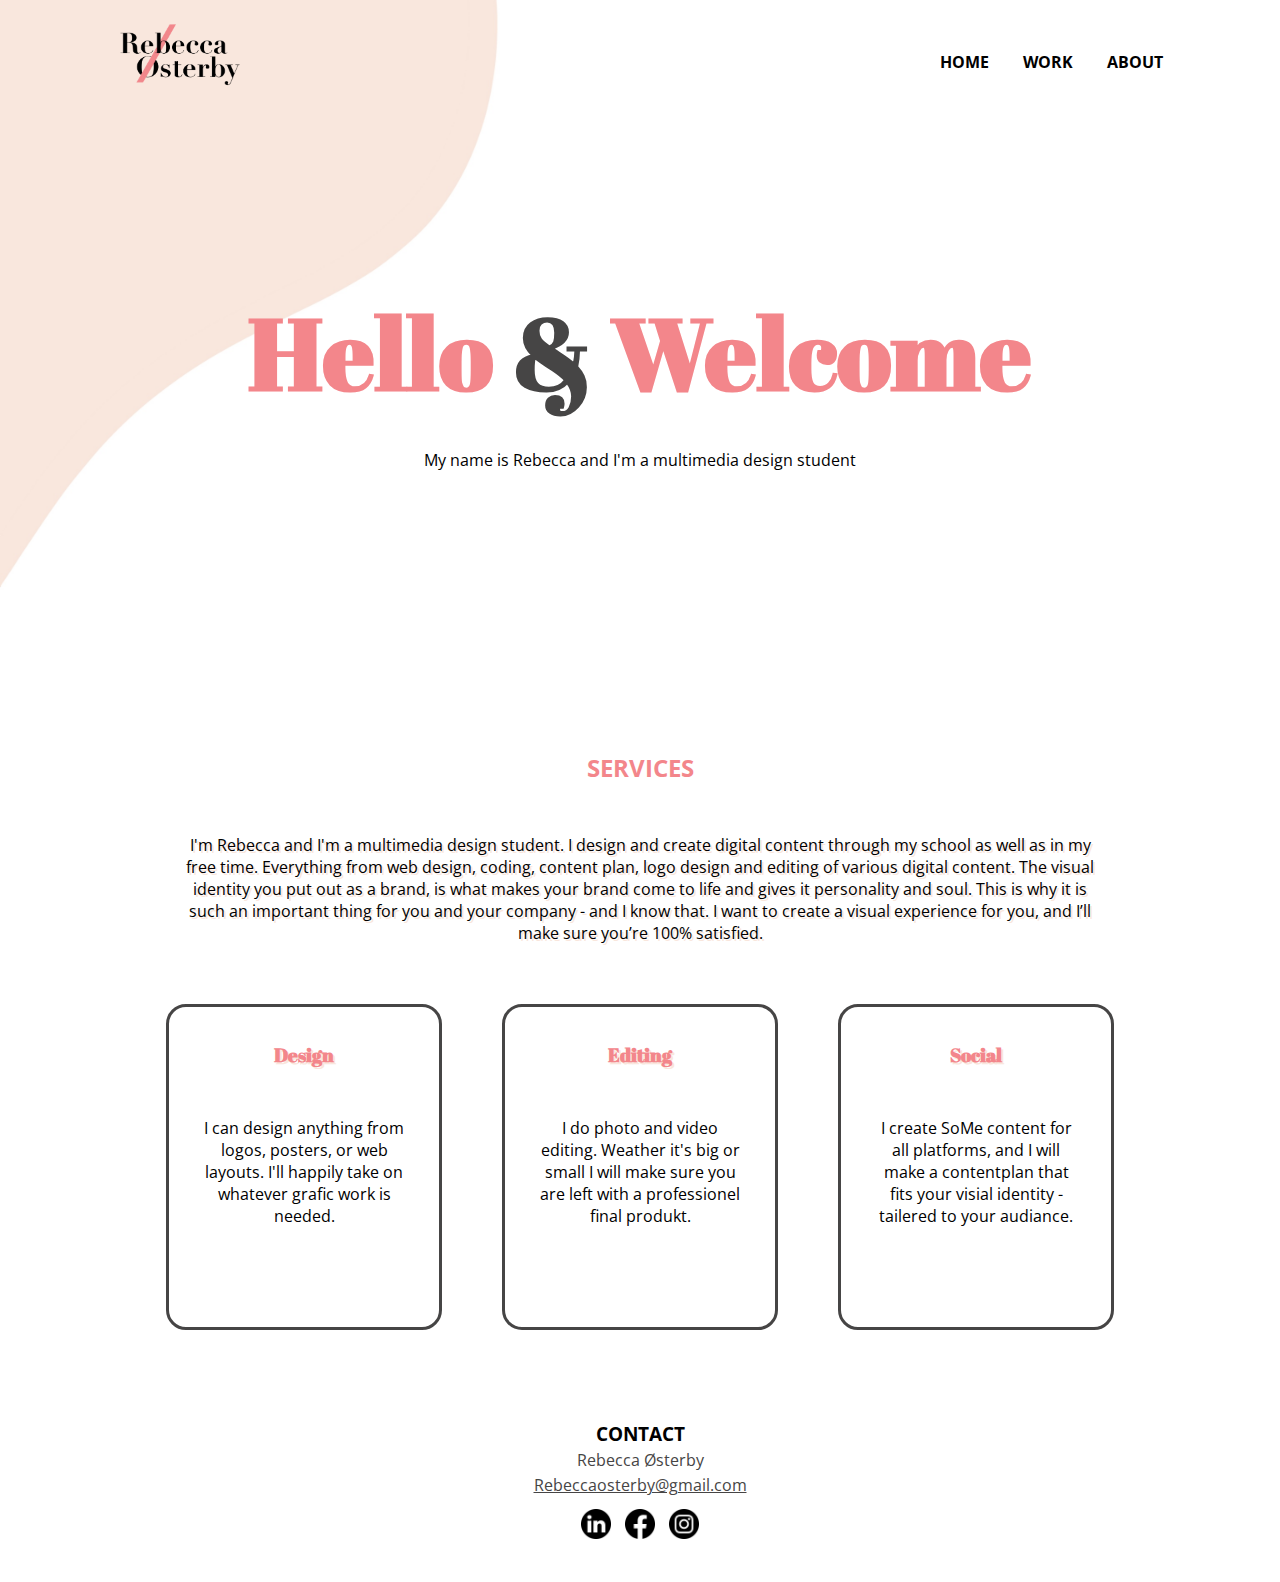
<file: index.html>
<!DOCTYPE html>
<!--My page is in english, but some of my projects use danish letters so I'm choosing "da" to make sure they work on my page-->
<html lang="da">

<head>
    <meta charset="utf-8">
    <meta http-equiv="x-ua-compatible" content="ie=edge">
    <meta name="viewport" content="width=device-width, initial-sccale=1.0">
    <link rel="stylesheet" href="stylesheet.css">
    <link href="img/favicon.ico" rel="shortcut icon" type="image/x-icon" />
    <title>My portfolio</title>
</head>

<body>
    <!--Navbar-->
    <div class="nav-container">
        <nav>
            <a href="index.html">
                <img src="img/logo.png" class="logo" alt="logo">
            </a>
            <ul>
                <li><a href="index.html">HOME</a></li>
                <li><a href="work.html">WORK</a></li>
                <li><a href="about.html">ABOUT</a></li>
            </ul>
        </nav>
    </div>
    <!--Navbar end-->
    <!--Intro with titel-->
    <section class="intro">
        <h1><span>Hello</span> & <span>Welcome</span></h1>
        <p>My name is Rebecca and I'm a multimedia design student</p>
    </section>

    <!--My three flex boxes start-->
    <section class="services">
        <h2>SERVICES</h2>
        <div class="mememe">
            <p>I'm Rebecca and I'm a multimedia design student. I design and create digital content through my school as
                well as in my free time. Everything from web
                design, coding, content plan, logo design and editing of various digital content. The visual identity
                you
                put out as a brand, is what makes your brand come to life and gives it personality and soul. This is why
                it
                is such an important thing for you and your company - and I know that. I want to create a visual
                experience for you,
                and I’ll make sure you’re 100% satisfied.</p>
        </div>
        <div class="box">
            <div class="design">
                <h3>Design</h3>
                <p>I can design anything from logos, posters, or web layouts. I'll happily take on
                    whatever grafic work is needed. </p>
            </div>
            <div class="editing">
                <h3>Editing</h3>
                <p>I do photo and video editing. Weather it's big or small I will make sure you are left with a
                    professionel final produkt. </p>
            </div>
            <div class="some">
                <h3>Social</h3>
                <p>I create SoMe content for all platforms, and I will make a contentplan that fits your
                    visial identity - tailered to your audiance.</p>
            </div>
        </div>
    </section>
    <!--Flex boxes end-->

    <!--Footer-->
    <footer>
        <h3>CONTACT</h3>
        <p>Rebecca Østerby</p>
        <p><a href="mailto:rebeccaosterby@gmail.com">Rebeccaosterby@gmail.com</a></p>
        <a href="https://www.linkedin.com/in/rebecca-%C3%B8sterby-407a23224/" target="_blank"><img src="./img/link.png"
                alt="linkedin"></a>
        <a href="https://www.facebook.com/profile.php?id=1448809062" target="_blank"><img src="./img/face.png"
                alt="facebook"></a>
        <a href="https://www.instagram.com/fiigstudio/" target="_blank"><img src="./img/insta.png" alt="instagram"></a>
    </footer>
</body>

</html>
</file>
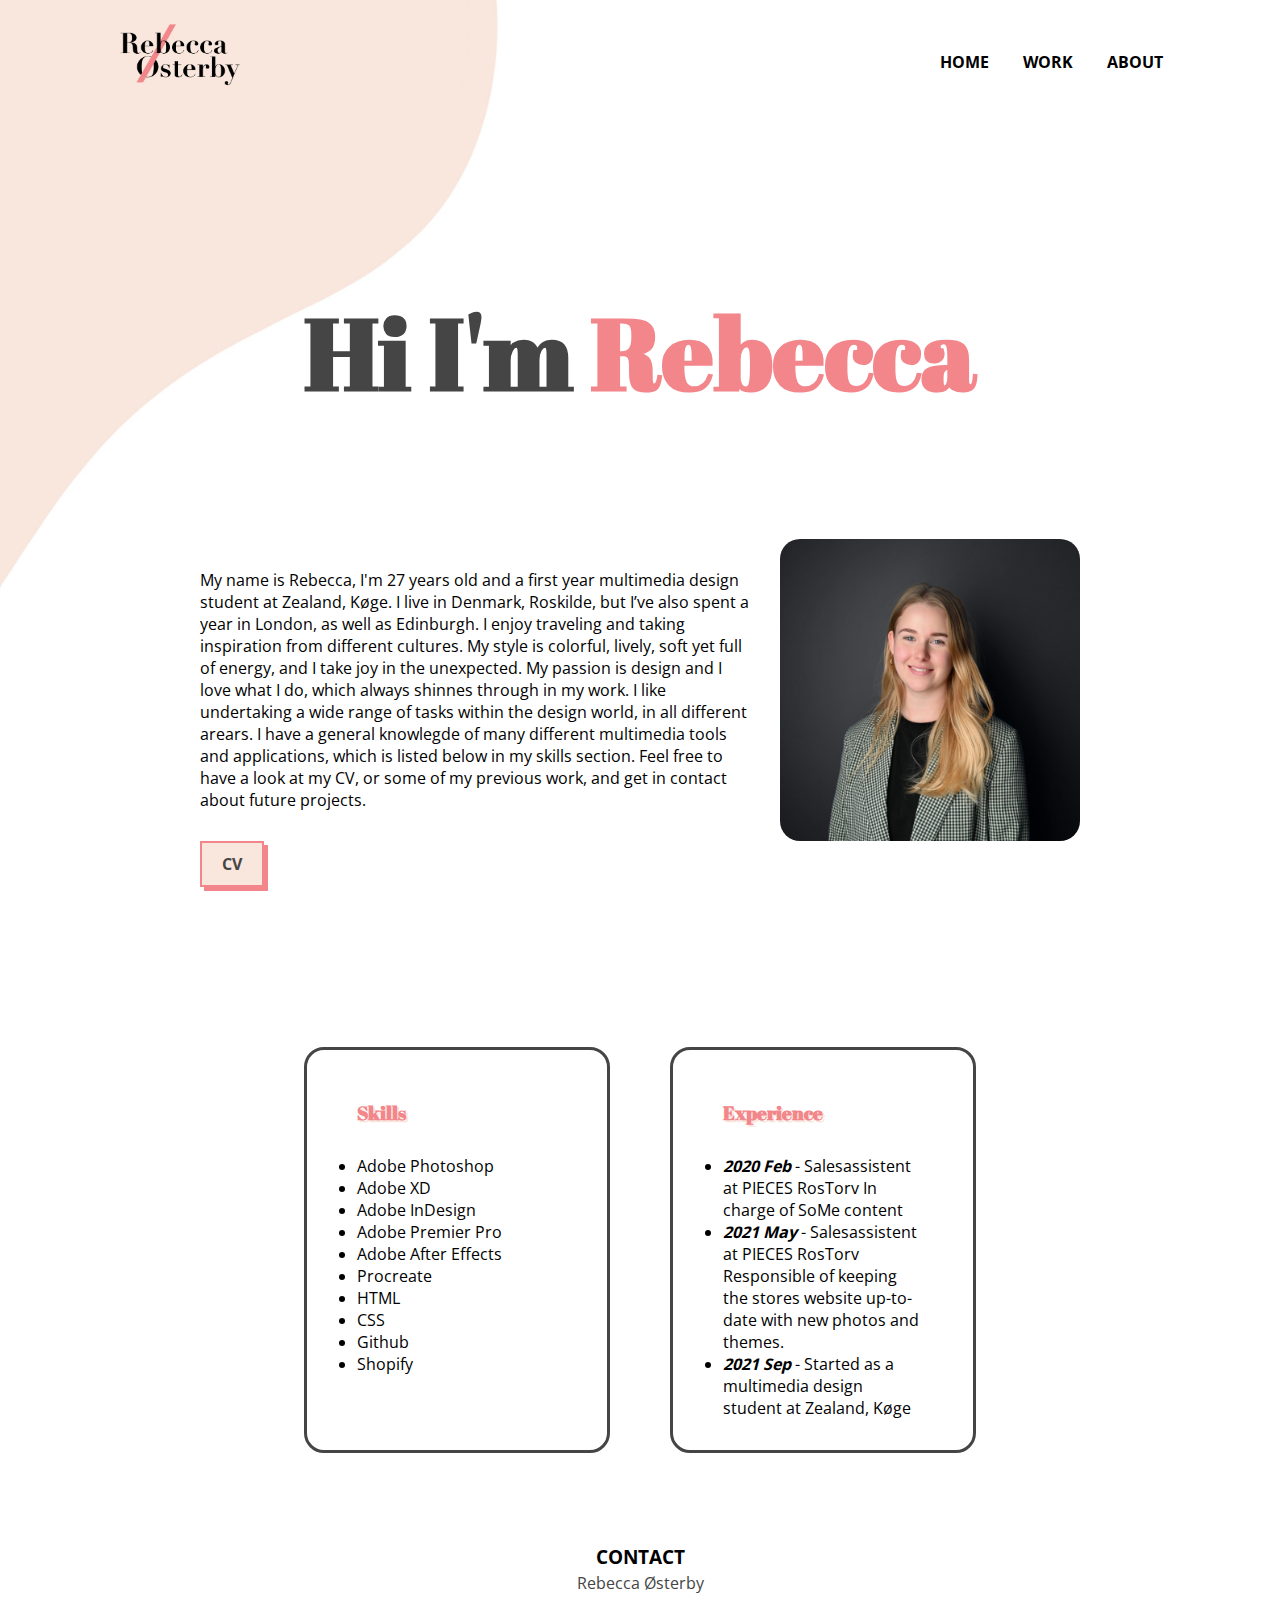
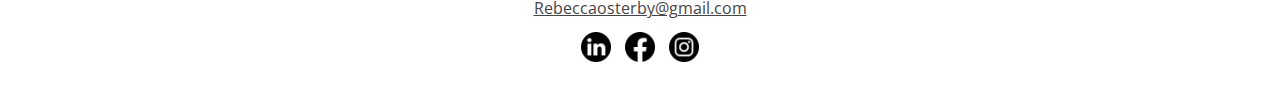
<file: about.html>
<!DOCTYPE html>
<!--My page is in english, but some of my projects use danish letters so I'm choosing "da" to make sure they work on my page-->
<html lang="da">

<head>
    <meta charset="utf-8">
    <meta http-equiv="x-ua-compatible" content="ie=edge">
    <meta name="viewport" content="width=device-width, initial-sccale=1.0">
    <link rel="stylesheet" href="stylesheet.css">
    <link href="img/favicon.ico" rel="shortcut icon" type="image/x-icon" />
    <title>My portfolio</title>
</head>

<body>
    <!--Navbar-->
    <div class="nav-container">
        <nav>
            <a href="index.html">
                <img src="img/logo.png" class="logo" alt="logo">
            </a>

            <ul>
                <li><a href="index.html">HOME</a></li>
                <li><a href="work.html">WORK</a></li>
                <li><a href="about.html">ABOUT</a></li>
            </ul>
        </nav>
    </div>
    <!--Navbar end-->

    <!--Intro with titel-->
    <section class="intro">
        <h1>Hi I'm<span> Rebecca</span></h1>
    </section>

    <div>
        <img src="img/artist.png" class="img-me" alt="me">
    </div>

    <section class="info">
        <p>My name is Rebecca, I'm 27 years old and a first year multimedia design student at Zealand, Køge. I live in
            Denmark, Roskilde, but I’ve also spent a year in London, as well as Edinburgh. I enjoy traveling and taking
            inspiration from different cultures. My style is colorful, lively, soft yet full of energy, and I take joy
            in
            the unexpected. My passion is design and I love what I do, which always shinnes through in my work. I like
            undertaking a wide range of tasks within the design world, in all different arears. I have a general
            knowlegde of
            many different multimedia tools and applications, which is listed below in my skills section. Feel free to
            have a
            look at my CV, or some of my previous work, and get in contact about future projects.</p>
        <a href="img/2021-CV.pdf" target="_blank">CV</a>
    </section>

    <!--To clear the float so the next element doesn't move : https://www.w3schools.com/css/css_float_clear.asp-->
    <div class="clr"></div>

    <!--My two flex boxes start-->
    <section class="about">
        <div class="skills">
            <h3>Skills</h3>
            <ul>
                <li>Adobe Photoshop</li>
                <li>Adobe XD</li>
                <li>Adobe InDesign</li>
                <li>Adobe Premier Pro</li>
                <li>Adobe After Effects</li>
                <li>Procreate</li>
                <li>HTML</li>
                <li>CSS</li>
                <li>Github</li>
                <li>Shopify</li>
            </ul>
        </div>
        <div class="experience">
            <h3>Experience</h3>
            <ul>
                <li><span>2020 Feb</span> - Salesassistent at PIECES RosTorv
                    In charge of SoMe content
                </li>
                <li><span>2021 May</span> - Salesassistent at PIECES RosTorv
                    Responsible of keeping the stores website up-to-date with new photos and themes.
                </li>
                <li><span>2021 Sep</span> - Started as a multimedia design student at Zealand, Køge</li>
            </ul>
        </div>
    </section>
    <!--Flex boxes end-->
    <!--Footer-->
    <footer>
        <h3>CONTACT</h3>
        <p>Rebecca Østerby</p>
        <p><a href="mailto:rebeccaosterby@gmail.com">Rebeccaosterby@gmail.com</a></p>
        <a href="https://www.linkedin.com/in/rebecca-%C3%B8sterby-407a23224/" target="_blank"><img src="./img/link.png"
                alt="linkedin"></a>
        <a href="https://www.facebook.com/profile.php?id=1448809062" target="_blank"><img src="./img/face.png"
                alt="facebook"></a>
        <a href="https://www.instagram.com/fiigstudio/" target="_blank"><img src="./img/insta.png" alt="instagram"></a>
    </footer>
</body>

</html>
</file>
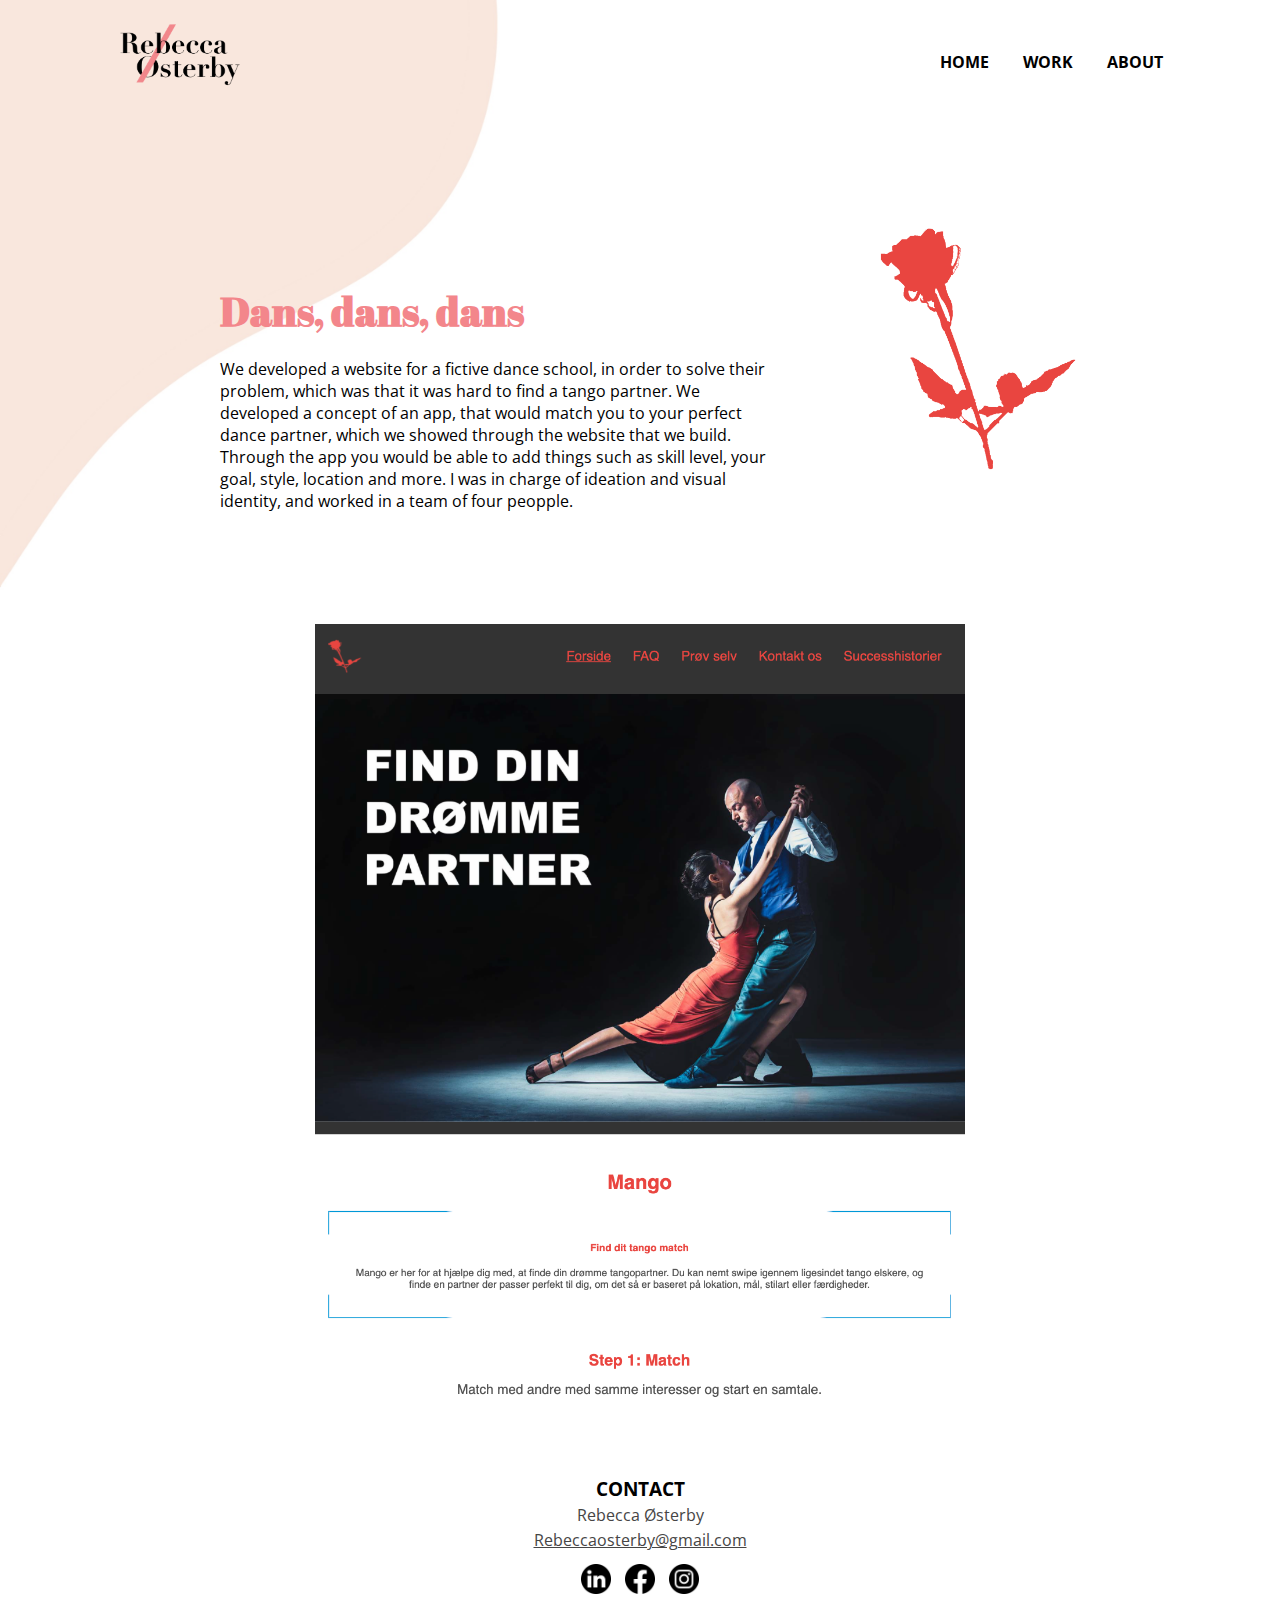
<file: dans.html>
<!DOCTYPE html>
<!--My page is in english, but some of my projects use danish letters so I'm choosing "da" to make sure they work on my page-->
<html lang="da">

<head>
    <meta charset="utf-8">
    <meta http-equiv="x-ua-compatible" content="ie=edge">
    <meta name="viewport" content="width=device-width, initial-sccale=1.0">
    <link rel="stylesheet" href="stylesheet.css">
    <link href="img/favicon.ico" rel="shortcut icon" type="image/x-icon" />
    <title>My portfolio</title>
</head>

<body>
    <!--Navbar-->
    <div class="nav-container">
        <nav>
            <a href="index.html">
                <img src="img/logo.png" class="logo" alt="logo">
            </a>
            <ul>
                <li><a href="index.html">HOME</a></li>
                <li><a href="work.html">WORK</a></li>
                <li><a href="about.html">ABOUT</a></li>
            </ul>
        </nav>
    </div>
    <!--Navbar end-->

    <div>
        <img src="./img/rose.png" class="img-dans2" alt="dans-logo">
    </div>

    <!--Intro to the project-->
    <section class="dans">
        <h1>Dans, dans, dans</h1>
        <p>We developed a website for a fictive dance school, in order to solve their problem, which was that it was
            hard to find a tango partner. We developed a concept of an app, that would match you to your perfect dance
            partner, which we showed through the website that we build. Through the app you would be able to add things
            such as skill level, your goal, style, location and more.
            I was in charge of ideation and visual identity, and worked in a team of four peopple. </p>
    </section>

    <!--To clear the float so the next element doesn't move : https://www.w3schools.com/css/css_float_clear.asp-->
    <div class="clr"></div>

    <div>
        <img src="./img/tango.png" class="img-dans" alt="dans">
    </div>

    <!--Footer-->
    <footer>
        <h3>CONTACT</h3>
        <p>Rebecca Østerby</p>
        <p><a href="mailto:rebeccaosterby@gmail.com">Rebeccaosterby@gmail.com</a></p>
        <a href="https://www.linkedin.com/in/rebecca-%C3%B8sterby-407a23224/" target="_blank"><img src="./img/link.png"
                alt="linkedin"></a>
        <a href="https://www.facebook.com/profile.php?id=1448809062" target="_blank"><img src="./img/face.png"
                alt="facebook"></a>
        <a href="https://www.instagram.com/fiigstudio/" target="_blank"><img src="./img/insta.png" alt="instagram"></a>
    </footer>
</body>

</html>
</file>
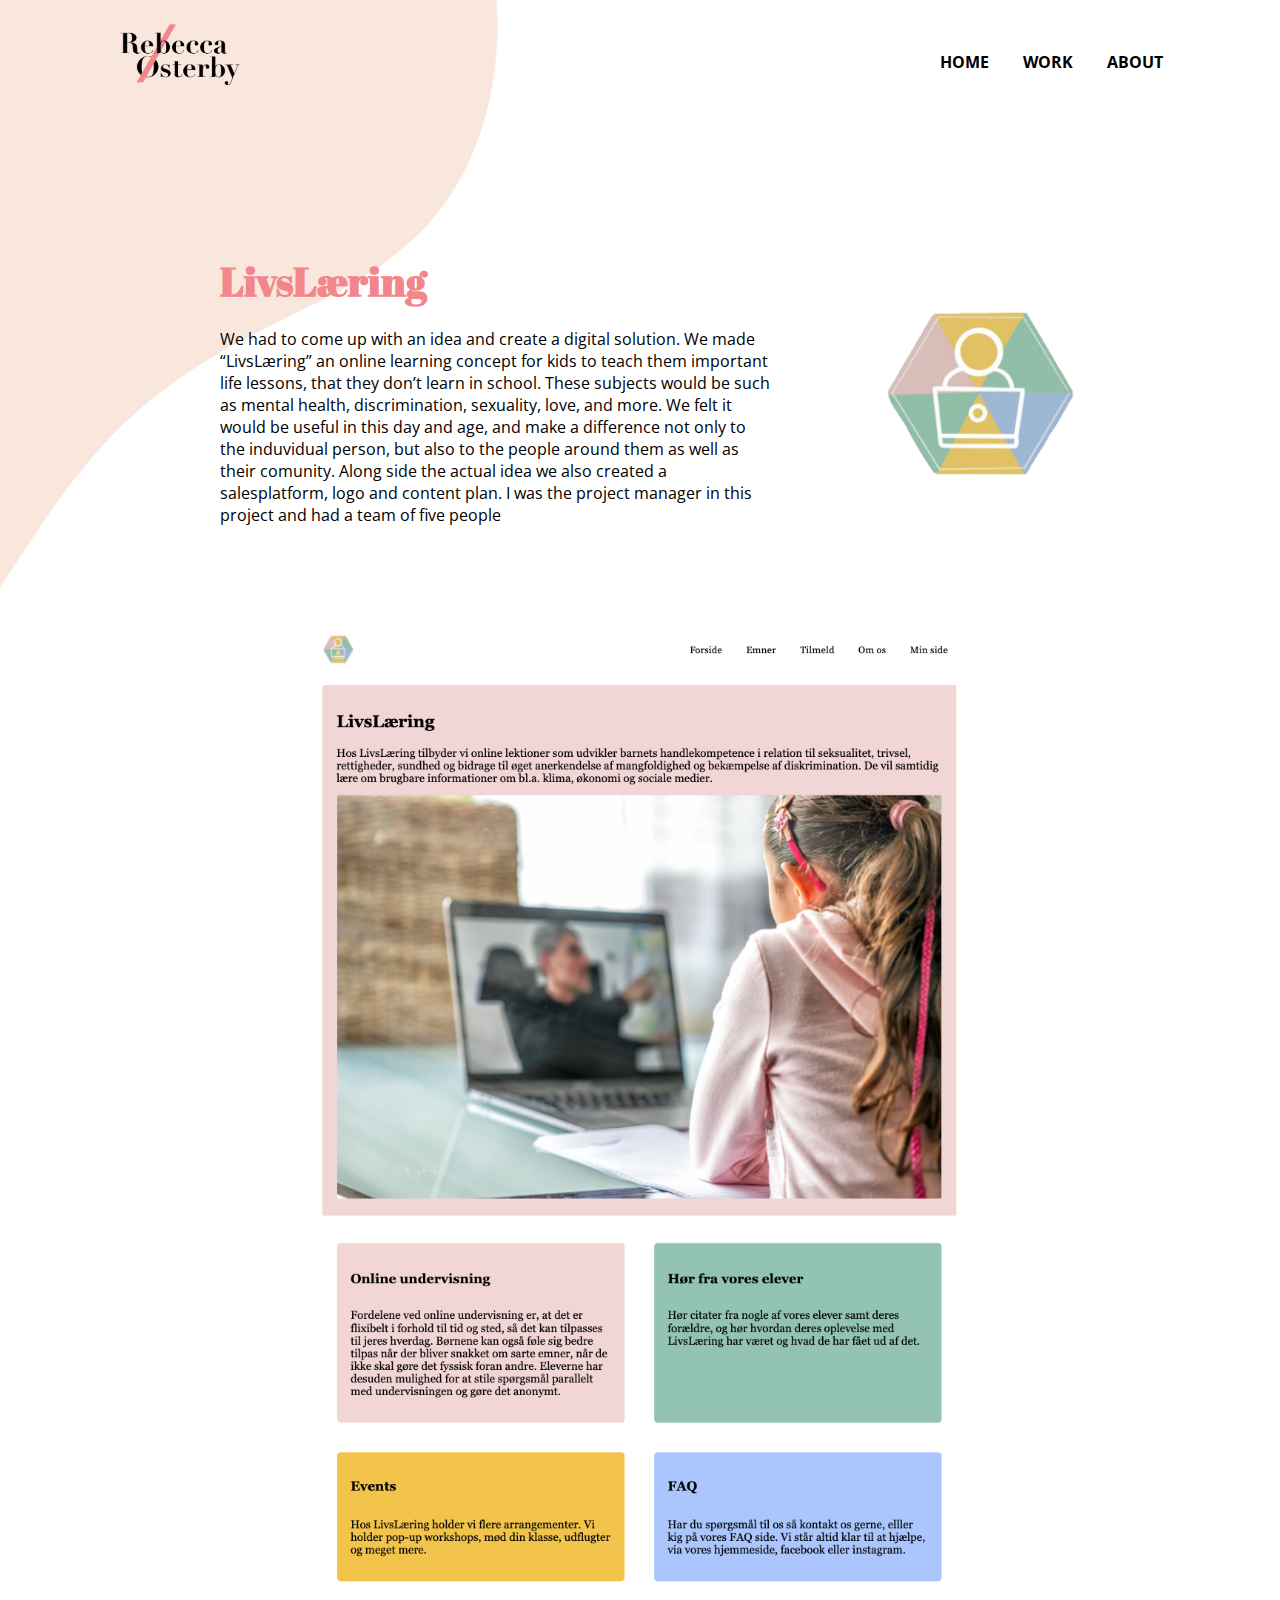
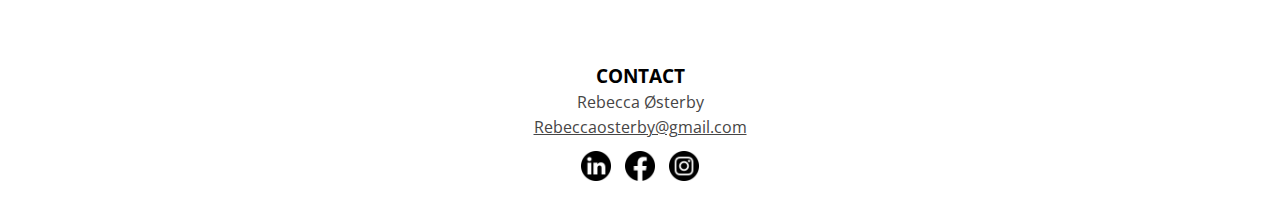
<file: livslæring.html>
<!DOCTYPE html>
<!--My page is in english, but some of my projects use danish letters so I'm choosing "da" to make sure they work on my page-->
<html lang="da">

<head>
    <meta charset="utf-8">
    <meta http-equiv="x-ua-compatible" content="ie=edge">
    <meta name="viewport" content="width=device-width, initial-sccale=1.0">
    <link rel="stylesheet" href="stylesheet.css">
    <link href="img/favicon.ico" rel="shortcut icon" type="image/x-icon" />
    <title>My portfolio</title>
</head>

<body>
    <!--Navbar-->
    <div class="nav-container">
        <nav>
            <a href="index.html">
                <img src="img/logo.png" class="logo" alt="logo">
            </a>
            <ul>
                <li><a href="index.html">HOME</a></li>
                <li><a href="work.html">WORK</a></li>
                <li><a href="about.html">ABOUT</a></li>
            </ul>
        </nav>
    </div>
    <!--Navbar end-->

    <div>
        <img src="./img/livslæring2.png" class="img-livslæring2" alt="livslæring-logo">
    </div>

    <!--Intro to the project-->
    <section class="livslæring">
        <h1>LivsLæring</h1>
        <p>We had to come up with an idea and create a digital solution. We made “LivsLæring” an online learning concept
            for kids to teach them important life lessons, that they don’t learn in school. These subjects would be such
            as mental health,
            discrimination, sexuality, love, and more. We felt it would be useful in this day and age, and make a
            difference
            not only to the induvidual person, but also to the people around them as well as their comunity. Along side
            the actual
            idea we also created a salesplatform, logo and content plan. I was the project manager in this project and
            had a team of five people</p>
    </section>


    <!--To clear the float so the next element doesn't move : https://www.w3schools.com/css/css_float_clear.asp-->
    <div class="clr"></div>

    <div>
        <img src="./img/livslæring1.png" class="img-livslæring" alt="liveslæring">
    </div>

    <!--Footer-->
    <footer>
        <h3>CONTACT</h3>
        <p>Rebecca Østerby</p>
        <p><a href="mailto:rebeccaosterby@gmail.com">Rebeccaosterby@gmail.com</a></p>
        <a href="https://www.linkedin.com/in/rebecca-%C3%B8sterby-407a23224/" target="_blank"><img src="./img/link.png"
                alt="linkedin"></a>
        <a href="https://www.facebook.com/profile.php?id=1448809062" target="_blank"><img src="./img/face.png"
                alt="facebook"></a>
        <a href="https://www.instagram.com/fiigstudio/" target="_blank"><img src="./img/insta.png" alt="instagram"></a>
    </footer>
</body>

</html>
</file>
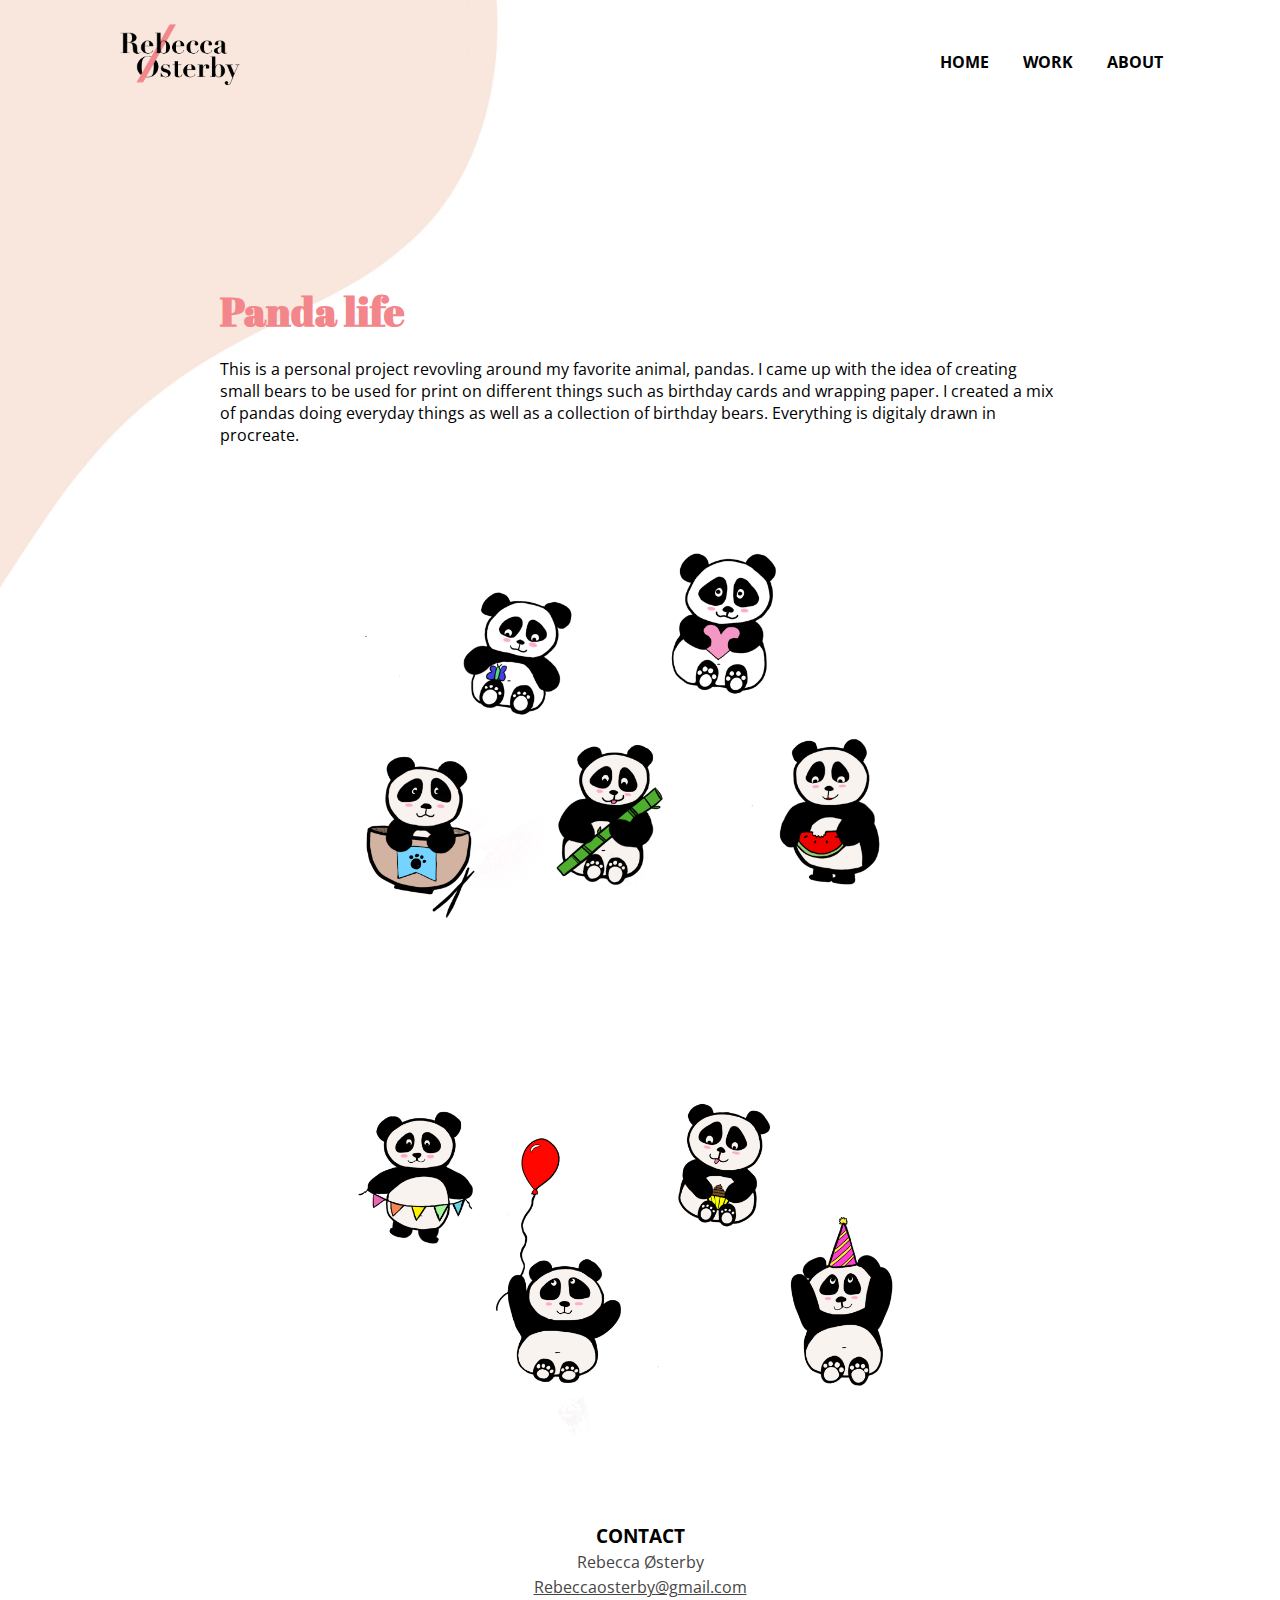
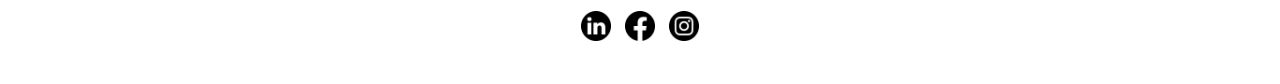
<file: panda.html>
<!DOCTYPE html>
<!--My page is in english, but some of my projects use danish letters so I'm choosing "da" to make sure they work on my page-->
<html lang="da">

<head>
    <meta charset="utf-8">
    <meta http-equiv="x-ua-compatible" content="ie=edge">
    <meta name="viewport" content="width=device-width, initial-sccale=1.0">
    <link rel="stylesheet" href="stylesheet.css">
    <link href="img/favicon.ico" rel="shortcut icon" type="image/x-icon" />
    <title>My portfolio</title>
</head>

<body>
    <!--Navbar-->
    <div class="nav-container">
        <nav>
            <a href="index.html">
                <img src="img/logo.png" class="logo" alt="logo">
            </a>
            <ul>
                <li><a href="index.html">HOME</a></li>
                <li><a href="work.html">WORK</a></li>
                <li><a href="about.html">ABOUT</a></li>
            </ul>
        </nav>
    </div>
    <!--Navbar end-->

    <!--Intro to the project-->
    <section class="panda">
        <h1>Panda life</h1>
        <p>This is a personal project revovling around my favorite animal, pandas. I came up with the idea of creating
            small bears to be used for print on different things such as birthday cards and wrapping paper. I created a
            mix of pandas doing everyday things as well as a collection of birthday bears. Everything is digitaly
            drawn in procreate. </p>
    </section>

    <div>
        <img src="./img/panda2.PNG" class="img-panda2" alt="pandas">
        <img src="./img/panda.PNG" class="img-panda" alt="pandas">
    </div>

    <!--Footer-->
    <footer>
        <h3>CONTACT</h3>
        <p>Rebecca Østerby</p>
        <p><a href="mailto:rebeccaosterby@gmail.com">Rebeccaosterby@gmail.com</a></p>
        <a href="https://www.linkedin.com/in/rebecca-%C3%B8sterby-407a23224/" target="_blank"><img src="./img/link.png"
                alt="linkedin"></a>
        <a href="https://www.facebook.com/profile.php?id=1448809062" target="_blank"><img src="./img/face.png"
                alt="facebook"></a>
        <a href="https://www.instagram.com/fiigstudio/" target="_blank"><img src="./img/insta.png" alt="instagram"></a>
    </footer>
</body>

</html>
</file>
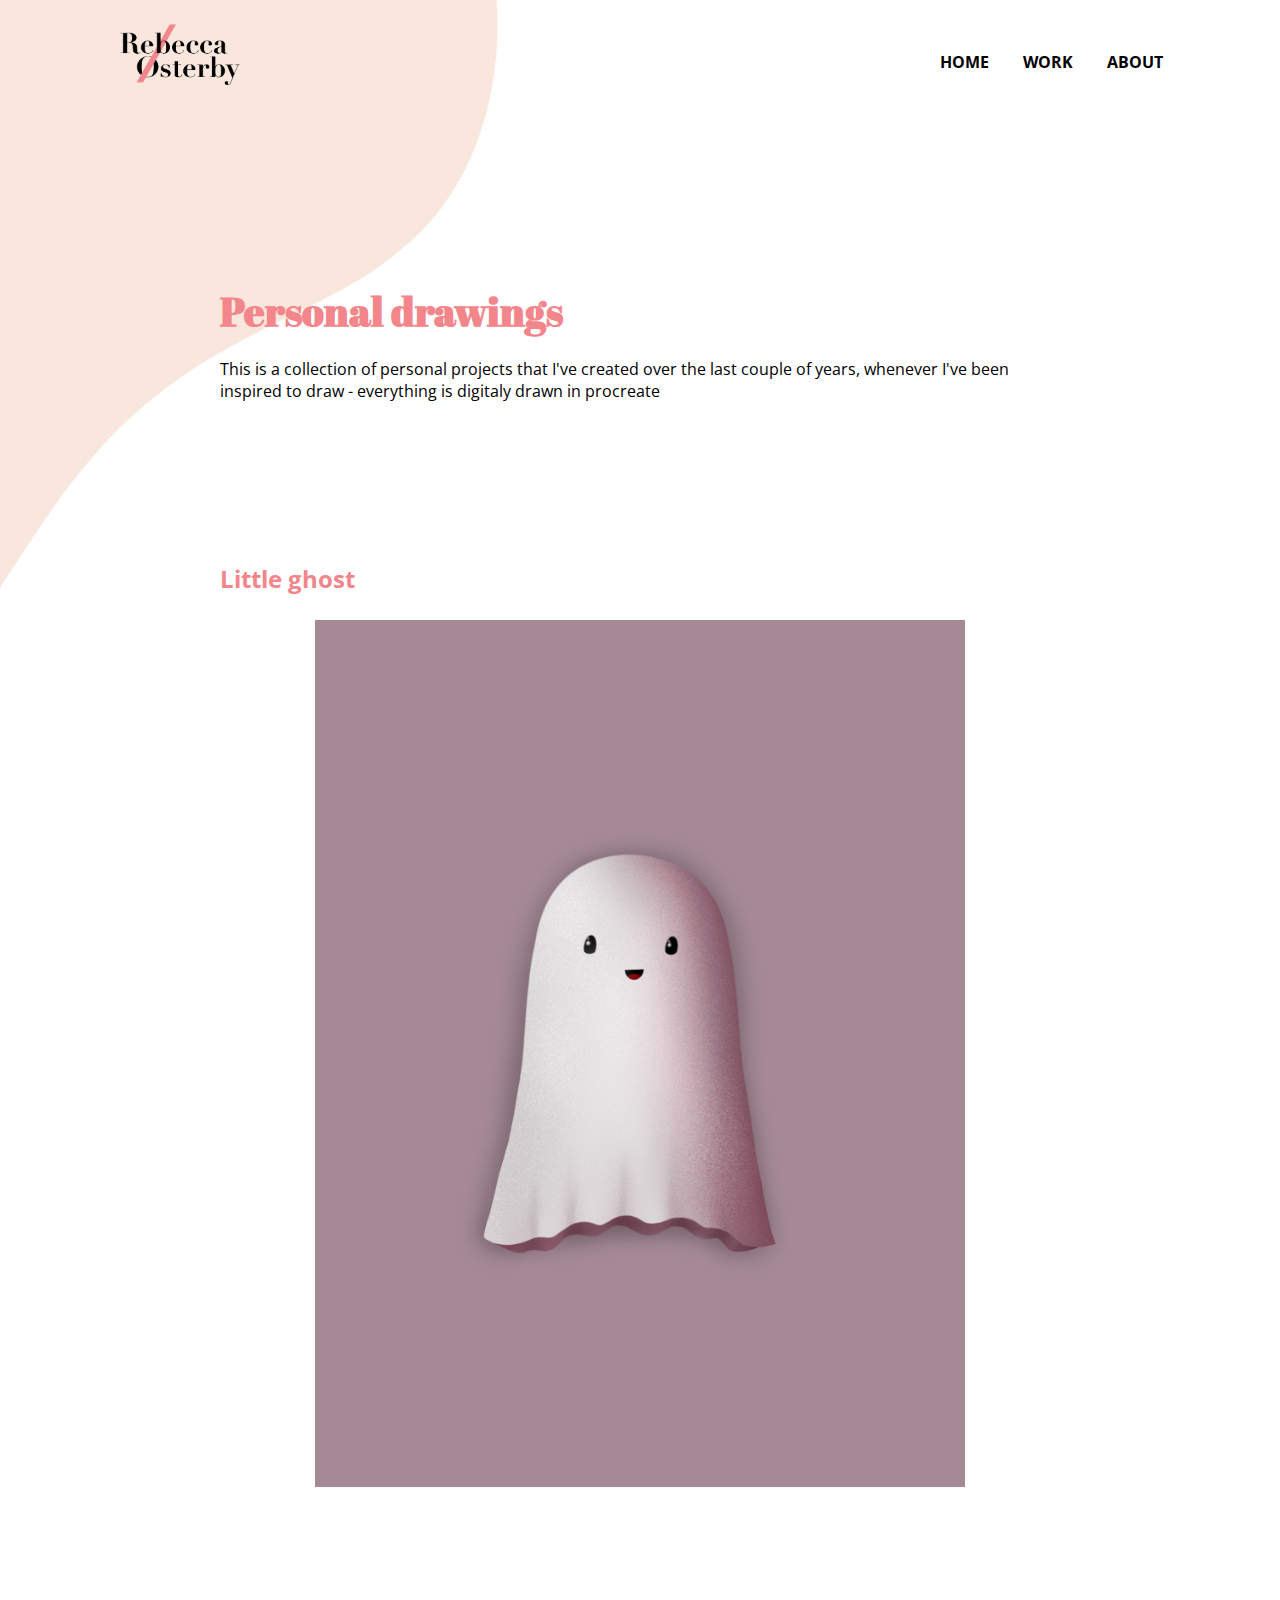
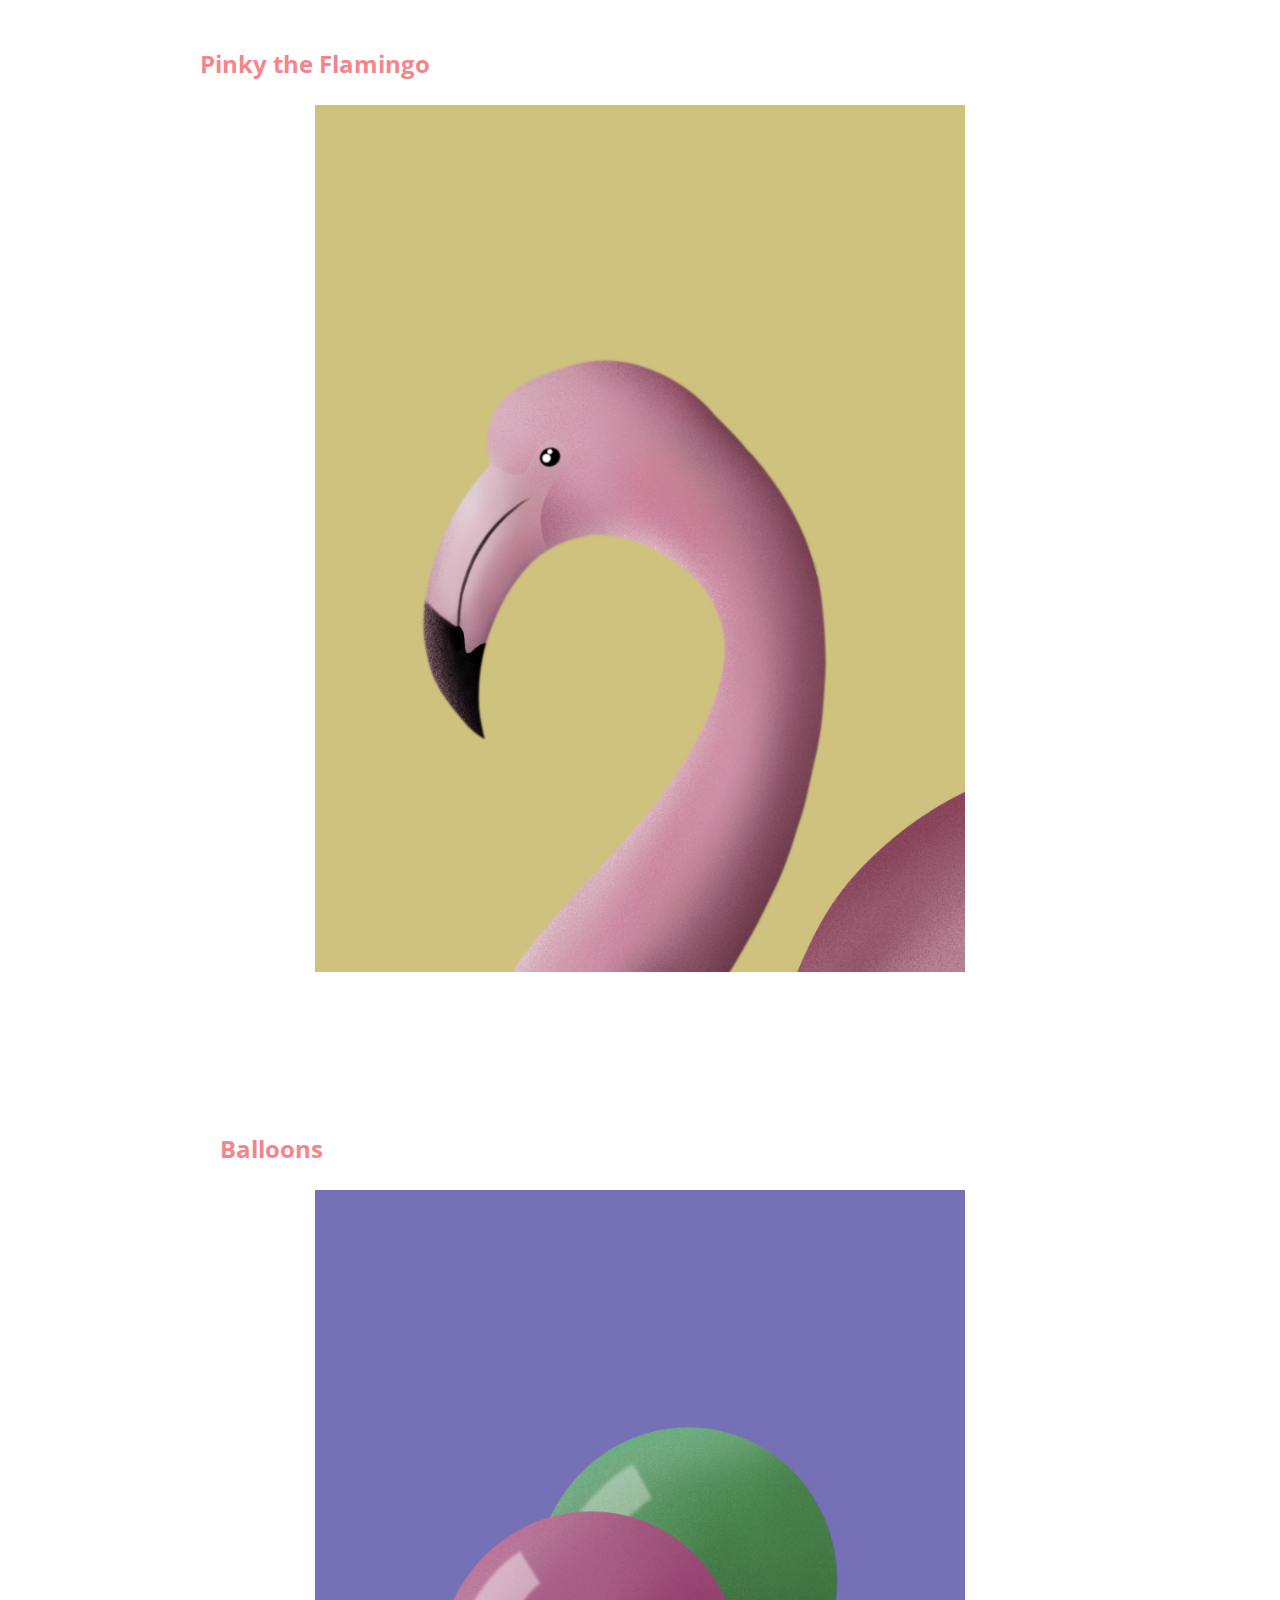
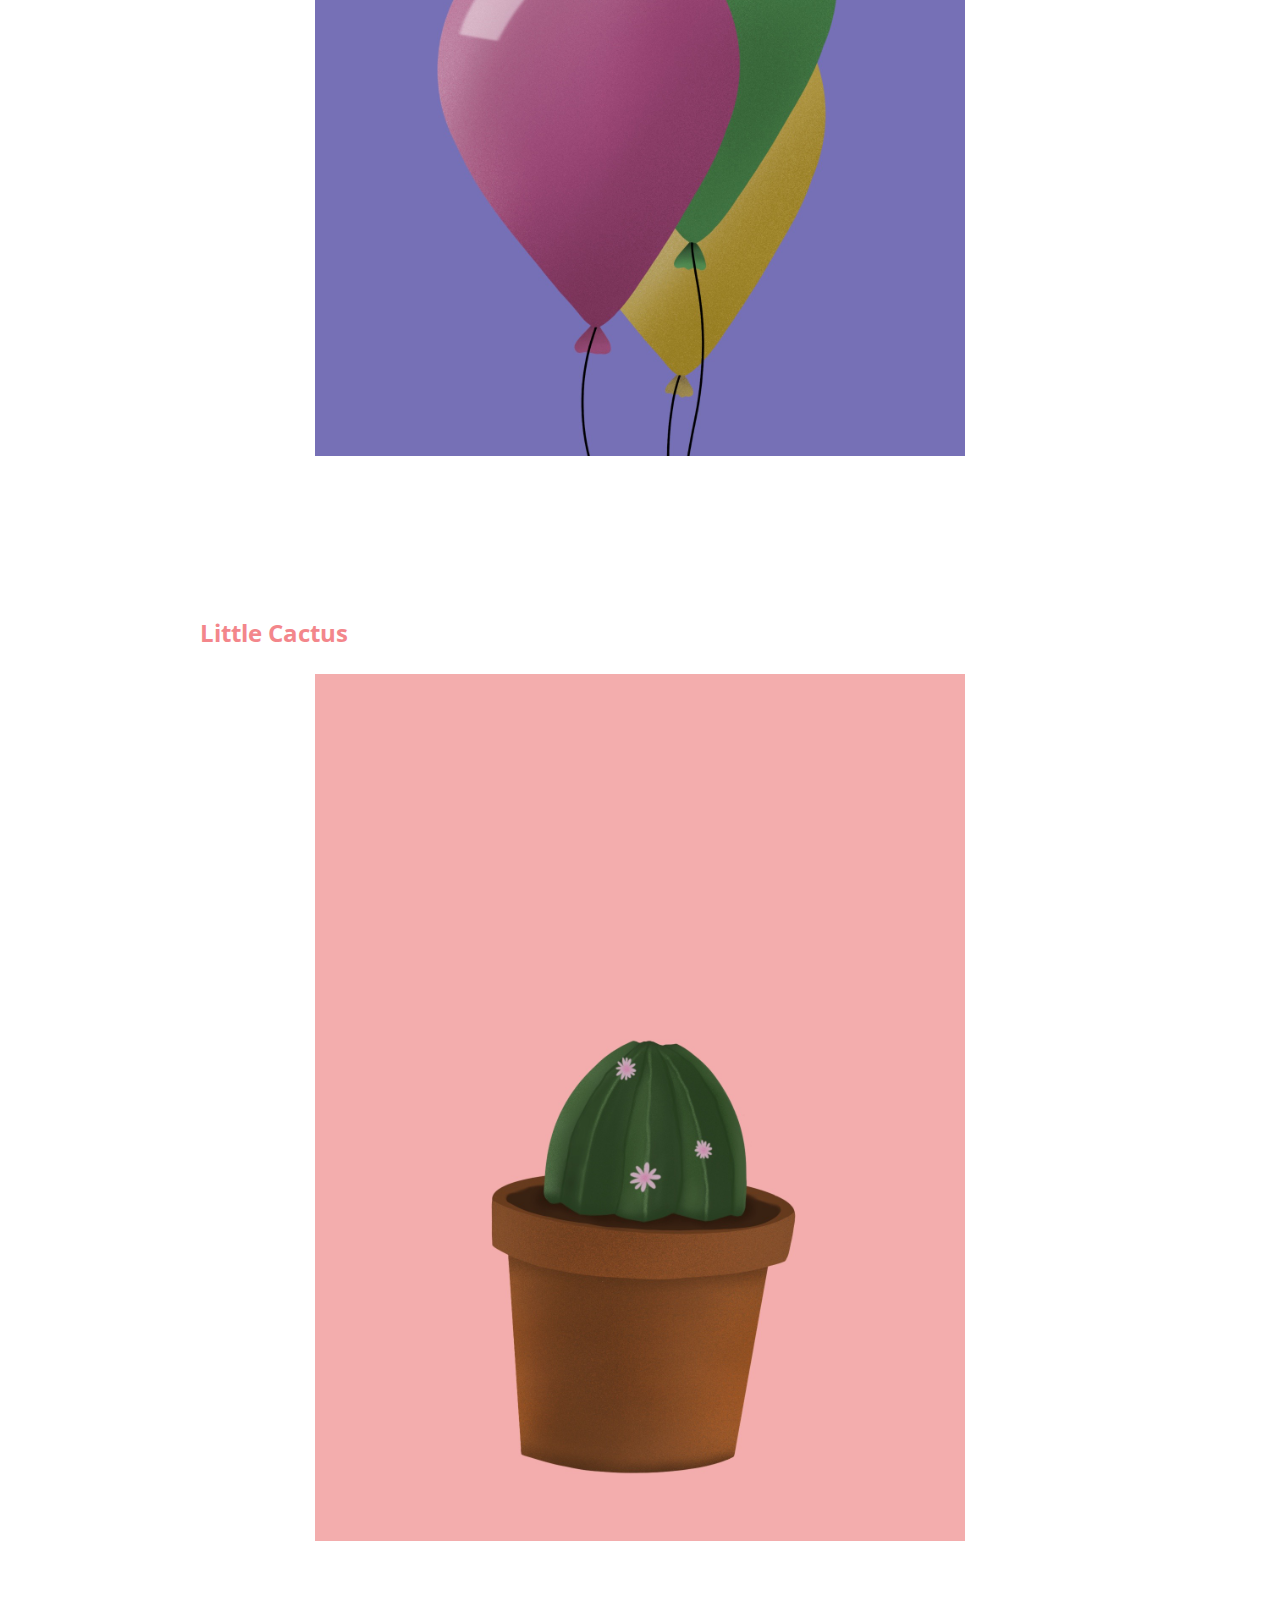
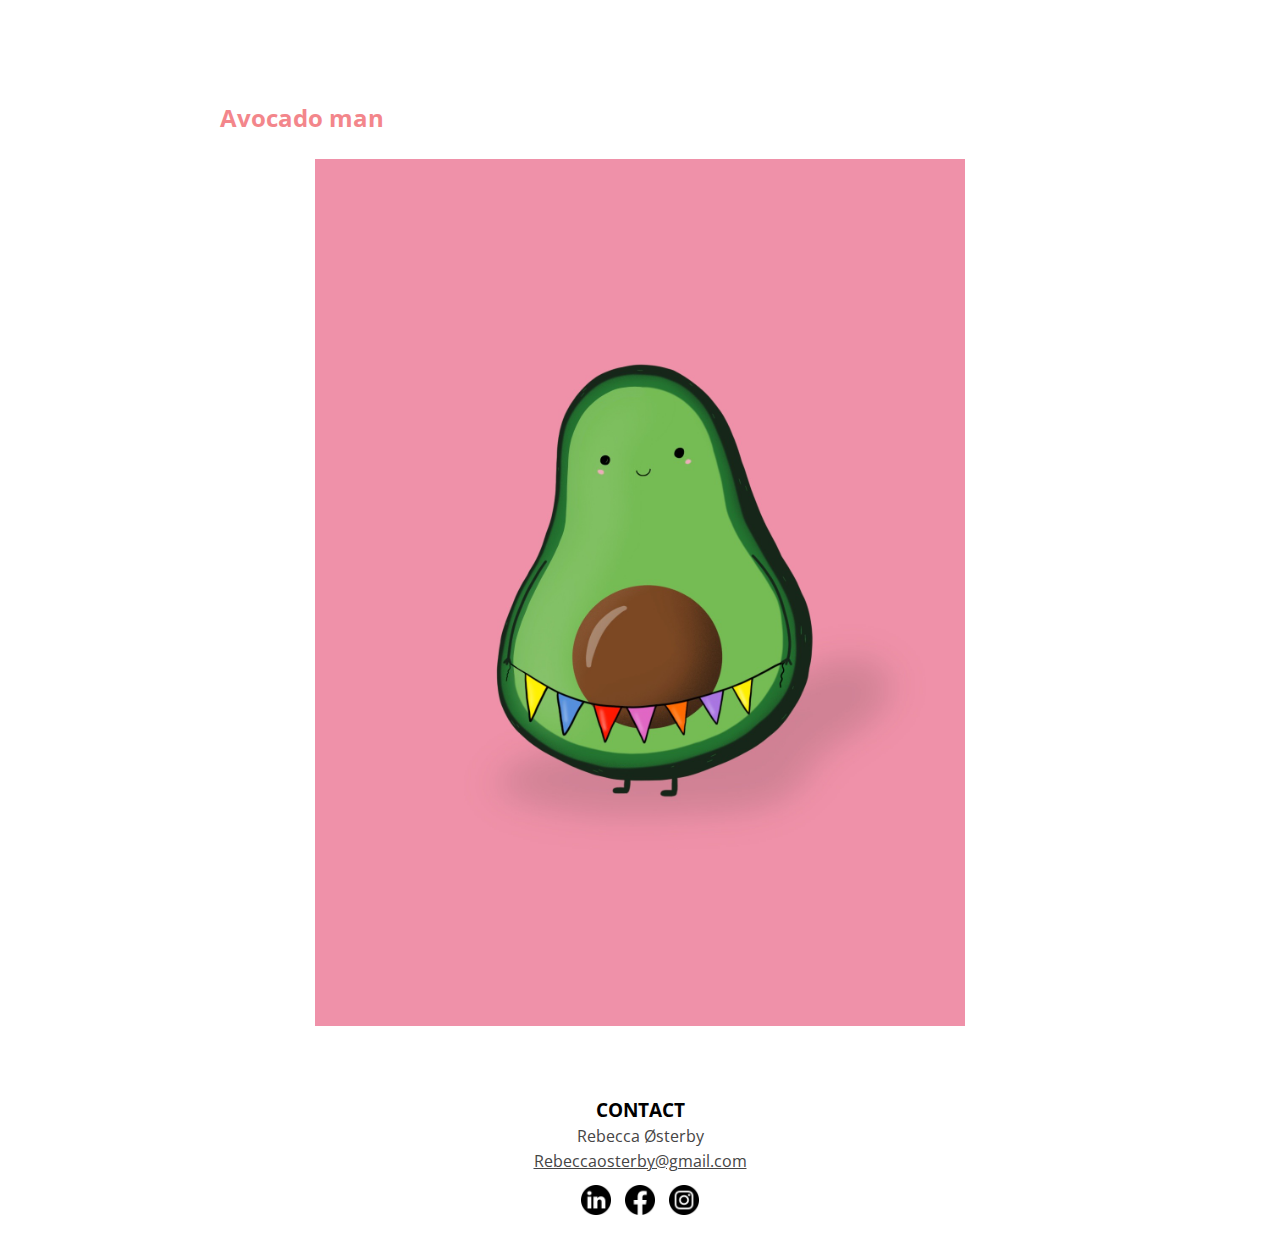
<file: procreate.html>
<!DOCTYPE html>
<!--My page is in english, but some of my projects use danish letters so I'm choosing "da" to make sure they work on my page-->
<html lang="da">

<head>
    <meta charset="utf-8">
    <meta http-equiv="x-ua-compatible" content="ie=edge">
    <meta name="viewport" content="width=device-width, initial-sccale=1.0">
    <link rel="stylesheet" href="stylesheet.css">
    <link href="img/favicon.ico" rel="shortcut icon" type="image/x-icon" />
    <title>My portfolio</title>
</head>

<body>
    <!--Navbar-->
    <div class="nav-container">
        <nav>
            <a href="index.html">
                <img src="img/logo.png" class="logo" alt="logo">
            </a>
            <ul>
                <li><a href="index.html">HOME</a></li>
                <li><a href="work.html">WORK</a></li>
                <li><a href="about.html">ABOUT</a></li>
            </ul>
        </nav>
    </div>
    <!--Navbar end-->


    <!--Intro to the project-->
    <section class="procreate">
        <h1>Personal drawings</h1>
        <p>This is a collection of personal projects that I've created over the last couple of years, whenever I've been
            inspired to draw - everything is digitaly drawn in procreate</p>
    </section>


    <div class="ghost-info">
        <h2>Little ghost</h2>
    </div>
    <div>
        <img src="./img/ghost.JPG" class="img-ghost" alt="ghost">
    </div>

    <div class="bird-info">
        <h2>Pinky the Flamingo</h2>
    </div>
    <div>
        <img src="./img/bird.JPG" class="img-bird" alt="bird">
    </div>

    <div class="balloon-info">
        <h2>Balloons</h2>
    </div>
    <div>
        <img src="./img/balloon.JPG" class="img-ball" alt="balloons">
    </div>

    <div class="plant-info">
        <h2>Little Cactus</h2>
    </div>
    <div>
        <img src="./img/plant.JPG" class="img-plant" alt="plant">
    </div>

    <div class="avo-info">
        <h2>Avocado man</h2>
    </div>
    <div>
        <img src="./img/avo.JPG" class="img-avo" alt="avocado">
    </div>



    <!--Footer-->
    <footer>
        <h3>CONTACT</h3>
        <p>Rebecca Østerby</p>
        <p><a href="mailto:rebeccaosterby@gmail.com">Rebeccaosterby@gmail.com</a></p>
        <a href="https://www.linkedin.com/in/rebecca-%C3%B8sterby-407a23224/" target="_blank"><img src="./img/link.png"
                alt="linkedin"></a>
        <a href="https://www.facebook.com/profile.php?id=1448809062" target="_blank"><img src="./img/face.png"
                alt="facebook"></a>
        <a href="https://www.instagram.com/fiigstudio/" target="_blank"><img src="./img/insta.png" alt="instagram"></a>
    </footer>
</body>

</html>
</file>
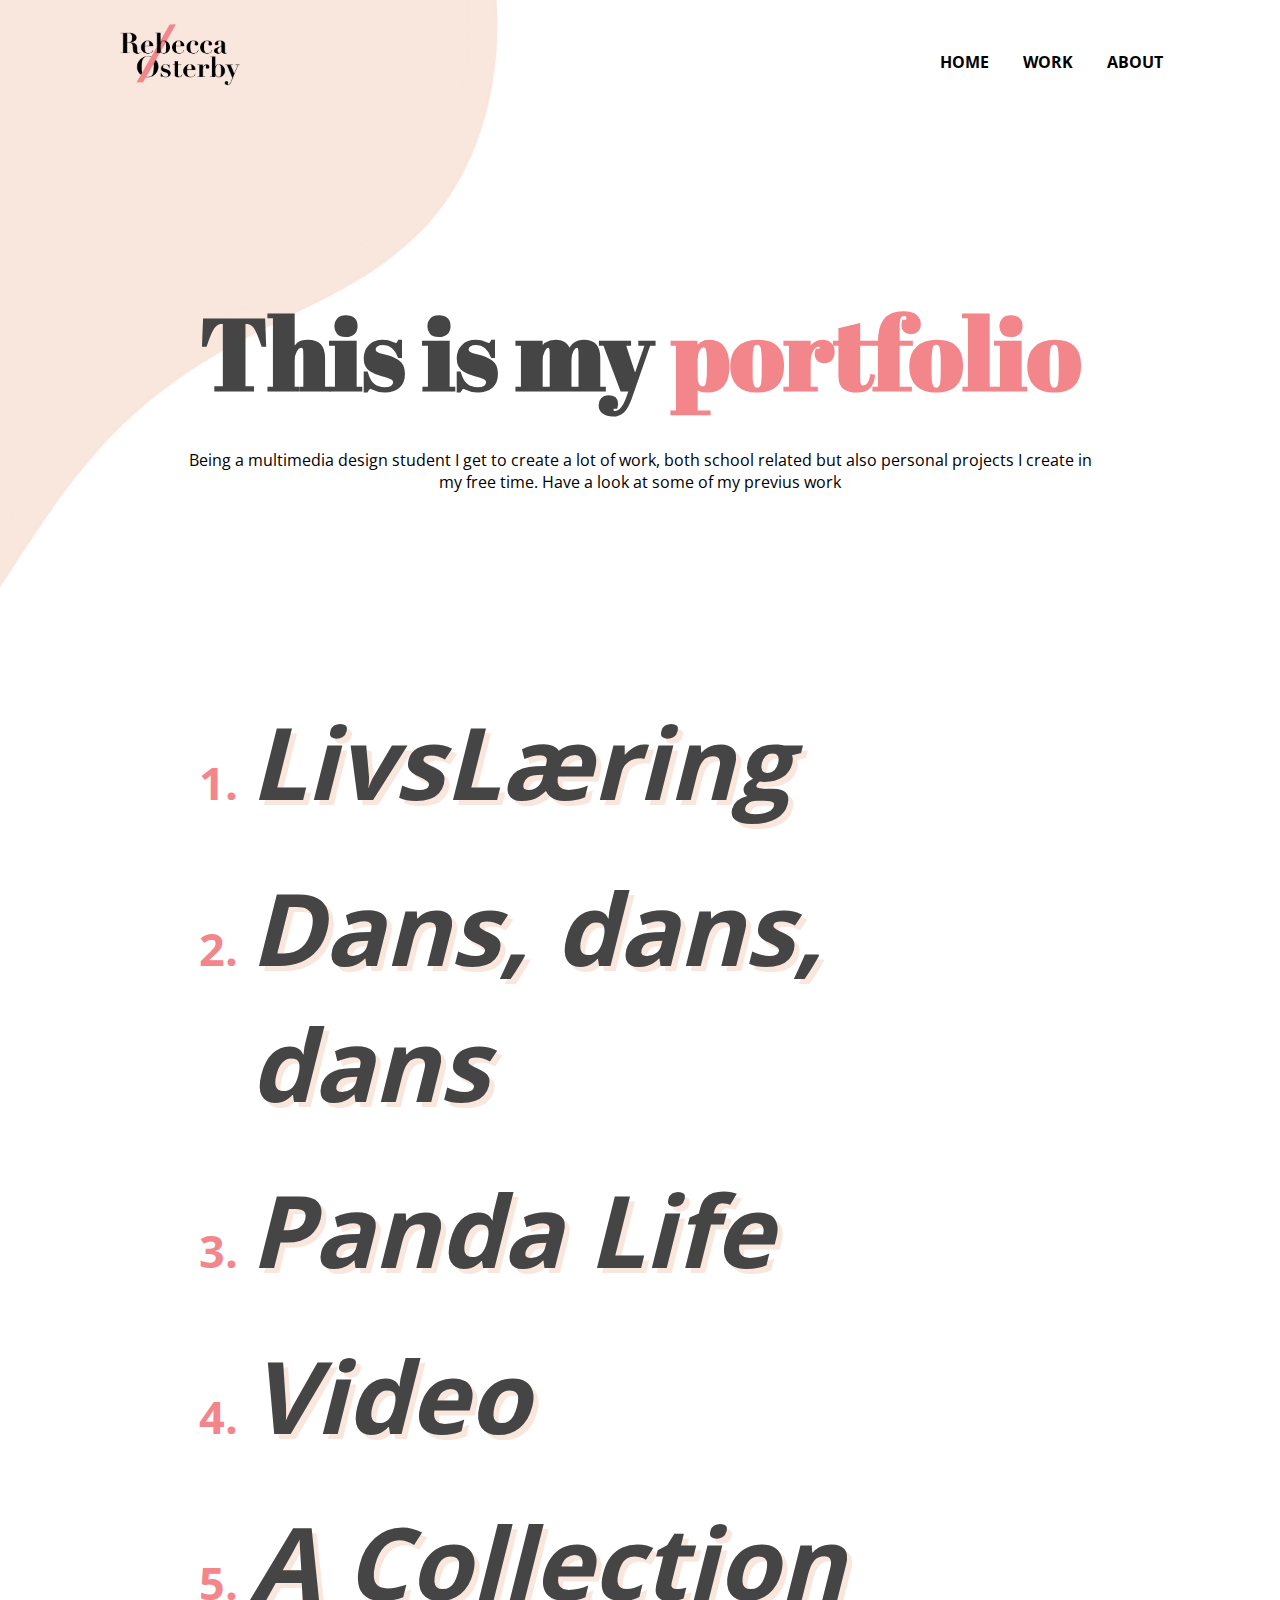
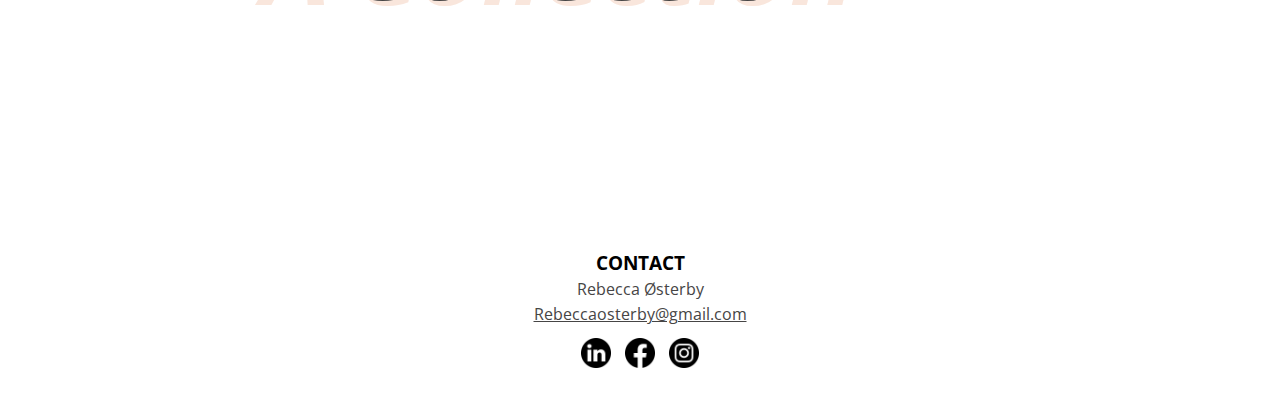
<file: work.html>
<!DOCTYPE html>
<!--My page is in english, but some of my projects use danish letters so I'm choosing "da" to make sure they work on my page-->
<html lang="da">

<head>
    <meta charset="utf-8">
    <meta http-equiv="x-ua-compatible" content="ie=edge">
    <meta name="viewport" content="width=device-width, initial-sccale=1.0">
    <link rel="stylesheet" href="stylesheet.css">
    <link href="img/favicon.ico" rel="shortcut icon" type="image/x-icon" />
    <title>My portfolio</title>
</head>

<body>
    <!--Navbar-->
    <div class="nav-container">
        <nav>
            <a href="index.html">
                <img src="img/logo.png" class="logo" alt="logo">
            </a>
            <ul>
                <li><a href="index.html">HOME</a></li>
                <li><a href="work.html">WORK</a></li>
                <li><a href="about.html">ABOUT</a></li>
            </ul>
        </nav>
    </div>
    <!--Navbar end-->

    <!--Intro with titel-->
    <section class="intro">
        <h1>This is my<span> portfolio</span></h1>
        <p>Being a multimedia design student I get to create a lot of work, both school related but also
            personal projects I create in my free time. Have a look at some of my previus work</p>
    </section>

    <!--My list of projects-->
    <section class="work">
        <ol>
            <li><a href="livslæring.html">LivsLæring</a></li>
            <li><a href="dans.html">Dans, dans, dans</a></li>
            <li><a href="panda.html">Panda Life</a></li>
            <li><a href="video.html">Video</a></li>
            <li><a href="procreate.html">A Collection</a></li>
        </ol>
    </section>

    <!--Footer-->
    <footer>
        <h3>CONTACT</h3>
        <p>Rebecca Østerby</p>
        <p><a href="mailto:rebeccaosterby@gmail.com">Rebeccaosterby@gmail.com</a></p>
        <a href="https://www.linkedin.com/in/rebecca-%C3%B8sterby-407a23224/" target="_blank"><img src="./img/link.png"
                alt="linkedin"></a>
        <a href="https://www.facebook.com/profile.php?id=1448809062" target="_blank"><img src="./img/face.png"
                alt="facebook"></a>
        <a href="https://www.instagram.com/fiigstudio/" target="_blank"><img src="./img/insta.png" alt="instagram"></a>
    </footer>
</body>

</html>
</file>
<file: stylesheet.css>
:root{
    --bgg-color: #F9E6DC; 
    --txt-color: #464545; 
    --link-color: rgb(0, 0, 0); 
    --link-hover-color: rgb(119, 118, 118);
    --detail-color: #f3868b; 
}

@font-face {
    font-family: abril;
    src: url(font/AbrilFatface-Regular.ttf);
}

@font-face {
    font-family: open-sans;
    src: url(font/OpenSans-VariableFont_wdth\,wght.ttf);
}

*{
    margin: 0;
    padding: 0;
    font-family: open-sans;
}

body{
    background-image: url(./img/bgg.jpg);
    background-size: cover;
    background-repeat: no-repeat;
    background-attachment: fixed;
}

/* Nav css start */

.nav-container{
    position: relative;
    width: 100%;
    height: 100%;
}

nav{
    display: flex;
    width: 84%;
    margin: auto;
    padding: 20px 0;
    align-items: center;
    justify-content: space-between;
    flex-direction: column;
}

nav ul li{
    display: inline;
    list-style: none;
    margin: 10px 15px;
}

nav ul li a {
    text-decoration: none;
    color: var(--link-color);
    font-weight: bold;
}

nav ul li a:hover {
    color: var(--link-hover-color);
}

.logo {
  width: 100%;
  height: auto;
  max-width: 150px;
  margin-bottom: 10px;
    
}

/* Nav css slut */

/* Home css start */

.intro {
    text-align: center;
    margin-top: 100px;

}

.intro h1{
    font-family: abril;
    font-size: 80px;
    color:var(--txt-color);
    margin-bottom: 20px;

}

.intro span{
    color: var(--detail-color);
    font-family: abril;
    
}

.mememe{
    margin: 20px;
    text-align: center;
    text-shadow: 2px 2px var(--bgg-color);
    
}
.services{
    margin-top: 200px;
}

.services h2{
    text-align: center;
    margin: 50px;
    color:var(--detail-color);
}

.box {
    display: flex;
    flex-direction: column;
    align-items: center;
}


.box h3{
    margin-bottom: 50px;
    color: var(--txt-color);
    font-family: abril;
    color: var(--detail-color);
    text-shadow: 2px 2px var(--bgg-color);
}

.design, .editing, .some{
    border: 3px solid #464545;
    border-radius: 20px;
    padding: 35px;
    margin: 5px;
    text-align: center;
    width: 200px;
    height: 250px;

}


/* Home css slut */

/* Portfolio css start */

.work{
    margin-top: 60px;
}

.intro p{
    margin: 20px;
}

.work ol{
    font-size: 25px;
    color: var(--detail-color);
    margin-left: 20px;
    font-weight: bold;
    
}

.work ol li{
    margin: 30px;
}

.work ol li a{
    font-size: 50px;
    text-decoration: none;
    color: var(--txt-color);
    font-weight: bold;
    font-style: italic;
    text-shadow: 5px 5px var(--bgg-color);

}

.work ol li a:hover {
    color: var(--detail-color);
}


/* About css start */


.img-me{
    display: block;
    border-radius: 20px;
    width: 300px;
    height: auto;
    margin-left: auto;
    margin-right: auto;
    margin-top: 50px;
    margin-bottom: 50px;
    
}

.info{
    margin: 30px;
}


.info a {
    background-color: var(--bgg-color);
    color: var(--txt-color);
    padding: 10px 20px;
    text-align: center;
    text-decoration: none;
    display: inline-block;
    margin-top: 30px;
    margin-bottom: 100px;
    font-weight: bold;
    border: 2px solid var(--detail-color);
    box-shadow: 4px 4px var(--detail-color);
}

.info a:hover{
    color: var(--detail-color);
}

.about{
    display: flex;
    flex-direction: column;
    align-items: center;
}

.about h3{
    margin-bottom: 30px;
    color: var(--txt-color);
    font-family: abril;
    color: var(--detail-color); 
    text-shadow: 2px 2px var(--bgg-color);
}

.skills, .experience {
    border: 3px solid #464545;
    border-radius: 20px;
    padding: 50px;
    margin: 10px;
    width: 200px;
    height: 300px;
}

.experience span{
    font-weight: bold;
    font-style: italic;
}

/* About css slut */

/* Video css start */

.video{
    margin-top: 100px;
}

.video h2{
    font-family: abril;
    color: var(--detail-color);
    margin: 20px 10px 20px 10px;
    font-size: 40px;
}

.video p{
    margin: 20px;
}

.video-mp4 video{
    display: block;
    width: 350px;
    height: auto;
    margin-left: auto;
    margin-right: auto;
    margin-top: 50px;
    margin-bottom: 50px;

}


/* Video css slut */

/* LivsLæring css start */

.livslæring{
    margin-top: 100px;
}

.livslæring h1{
    font-family: abril;
    color: var(--detail-color);
    margin: 20px;
    font-size: 40px;
}

.livslæring p{
    margin: 20px;
}

.img-livslæring {
    display: block;
    width: 350px;
    height: auto;
    margin-left: auto;
    margin-right: auto;
    margin-top: 50px;
    margin-bottom: 50px;
    
}

.img-livslæring2 {
    display: block;
    border-radius: 20px;
    width: 200px;
    height: auto;
    margin-left: auto;
    margin-right: auto;
    margin-top: 50px;
    margin-bottom: 50px;
}

/* LivsLæring css slut */

/* Dans css start */

.dans{
    margin-top: 100px;
}

.dans h1{
    font-family: abril;
    color: var(--detail-color);
    margin: 20px;
    font-size: 40px;
}

.dans p{
    margin: 20px;
}

.img-dans {
    display: block;
    width: 300px;
    height: auto;
    margin-left: auto;
    margin-right: auto;
    margin-top: 50px;
    margin-bottom: 50px;
    
}

.img-dans2 {
    display: block;
    border-radius: 20px;
    width: 200px;
    height: auto;
    margin-left: auto;
    margin-right: auto;
    margin-top: 50px;
    margin-bottom: 50px;
}


/* Dans css slut */

/* Panda css start */


.panda{
    margin-top: 100px;
}

.panda h1{
    font-family: abril;
    color: var(--detail-color);
    margin: 20px;
    font-size: 40px;
}

.panda p, .panda-info{
    margin: 20px;
}

.img-panda, .img-panda2 {
    display: block;
    width: 300px;
    height: auto;
    margin-left: auto;
    margin-right: auto;
    margin-top: 50px;
    margin-bottom: 50px;
    
}

/* Panda css slut */

/* Procreate css start */

.procreate{
    margin-top: 100px;
}

.procreate h1{
    font-family: abril;
    color: var(--detail-color);
    margin: 20px;
    font-size: 40px;
}

.procreate p{
    margin: 20px;
}

.ghost-info h2, .avo-info h2, .bird-info, .plant-info, .balloon-info h2{
    color: var(--detail-color);
    margin: 20px;
    font-family: open-sans;
}

.img-ghost, .img-avo, .img-bird, .img-ball, .img-plant{
    display: block;
    width: 300px;
    height: auto;
    margin-left: auto;
    margin-right: auto;
    margin-top: 25px;
    margin-bottom: 50px;
    
}
/* Procreate css slut */


/* Footer */

footer{
    text-align: center;
    padding: 21px;
    height: 140px;
    margin-top: 40px;
}

footer p{
    margin: 3px;
    color: var(--txt-color);
}

footer a{
    color: var(--txt-color);
}

footer img{
    width: 30px;
    height: auto;
    margin: 10px 5px 10px 5px;
}

@media screen and (min-width: 768px){

    nav{
        flex-direction: row;
    }

    .intro h1{
        font-size: 100px;
        margin-top: 160px;
    }

    .services{
        margin-top: 280px;
    }

    .mememe{
        margin: 30px 180px 30px 180px;
    }

    .box{
        display: flex;
        flex-direction: row;
        justify-content: center;
        
    }

    .design, .editing, .some{
        margin: 20px;
    }

    .about{
        flex-direction: row;
        justify-content: center;
    }

}

/* Desktop css*/

@media screen and (min-width: 992px) {

    .design, .editing, .some{
        margin: 30px;
    }

    .info {
        margin-left: 200px;
        margin-top: 150px;
    }
    .info p{
        width: 650px;
    }

    .img-me{
        float: right;
        margin: 100px 200px 100px 30px;
    }

    .clr{
        clear: both;
    }

    .work{
        margin: 200px;
    }

    .work ol{
        font-size: 45px;
    }

    .work ol li a{
        font-size: 100px;
        
    }

    .intro p{
        margin: 30px 180px 30px 180px;
        
    }


    .skills, .experience{
        margin: 30px;
    }

    .video-mp4 video{
        width: 700px;
        height: auto;
        
    }

    .video{
        margin: 70px;
    }

    .img-livslæring{
        width: 650px;
        height: auto;
    }

    .img-livslæring2{
        float: right;
        margin: 180px 200px 100px 30px;
    }

    .livslæring{
        margin-left: 200px;
        margin-top: 130px;
    }

    .livslæring p {
        width: 550px;
    }

    .img-dans{
        width: 650px;
        height: auto;
    }

    .img-dans2{
        float: right;
        margin: 100px 200px 100px 30px;
    }

    .dans{
        margin-left: 200px;
        margin-top: 160px;
    }

    .dans p {
        width: 550px;
    }

    .panda, .panda-info{
        margin: 160px 200px 20px 200px;
    }

    .img-panda, .img-panda2{
        width: 650px;
        height: auto;
    }

    .procreate, .ghost-info, .avo-info, .bird-info, .plant-info, .balloon-info{
        margin: 160px 200px 20px 200px;
    }

    .img-ghost, .img-avo, .img-bird, .img-plant, .img-ball{
        width: 650px;
        height: auto;
    }

}
</file>
